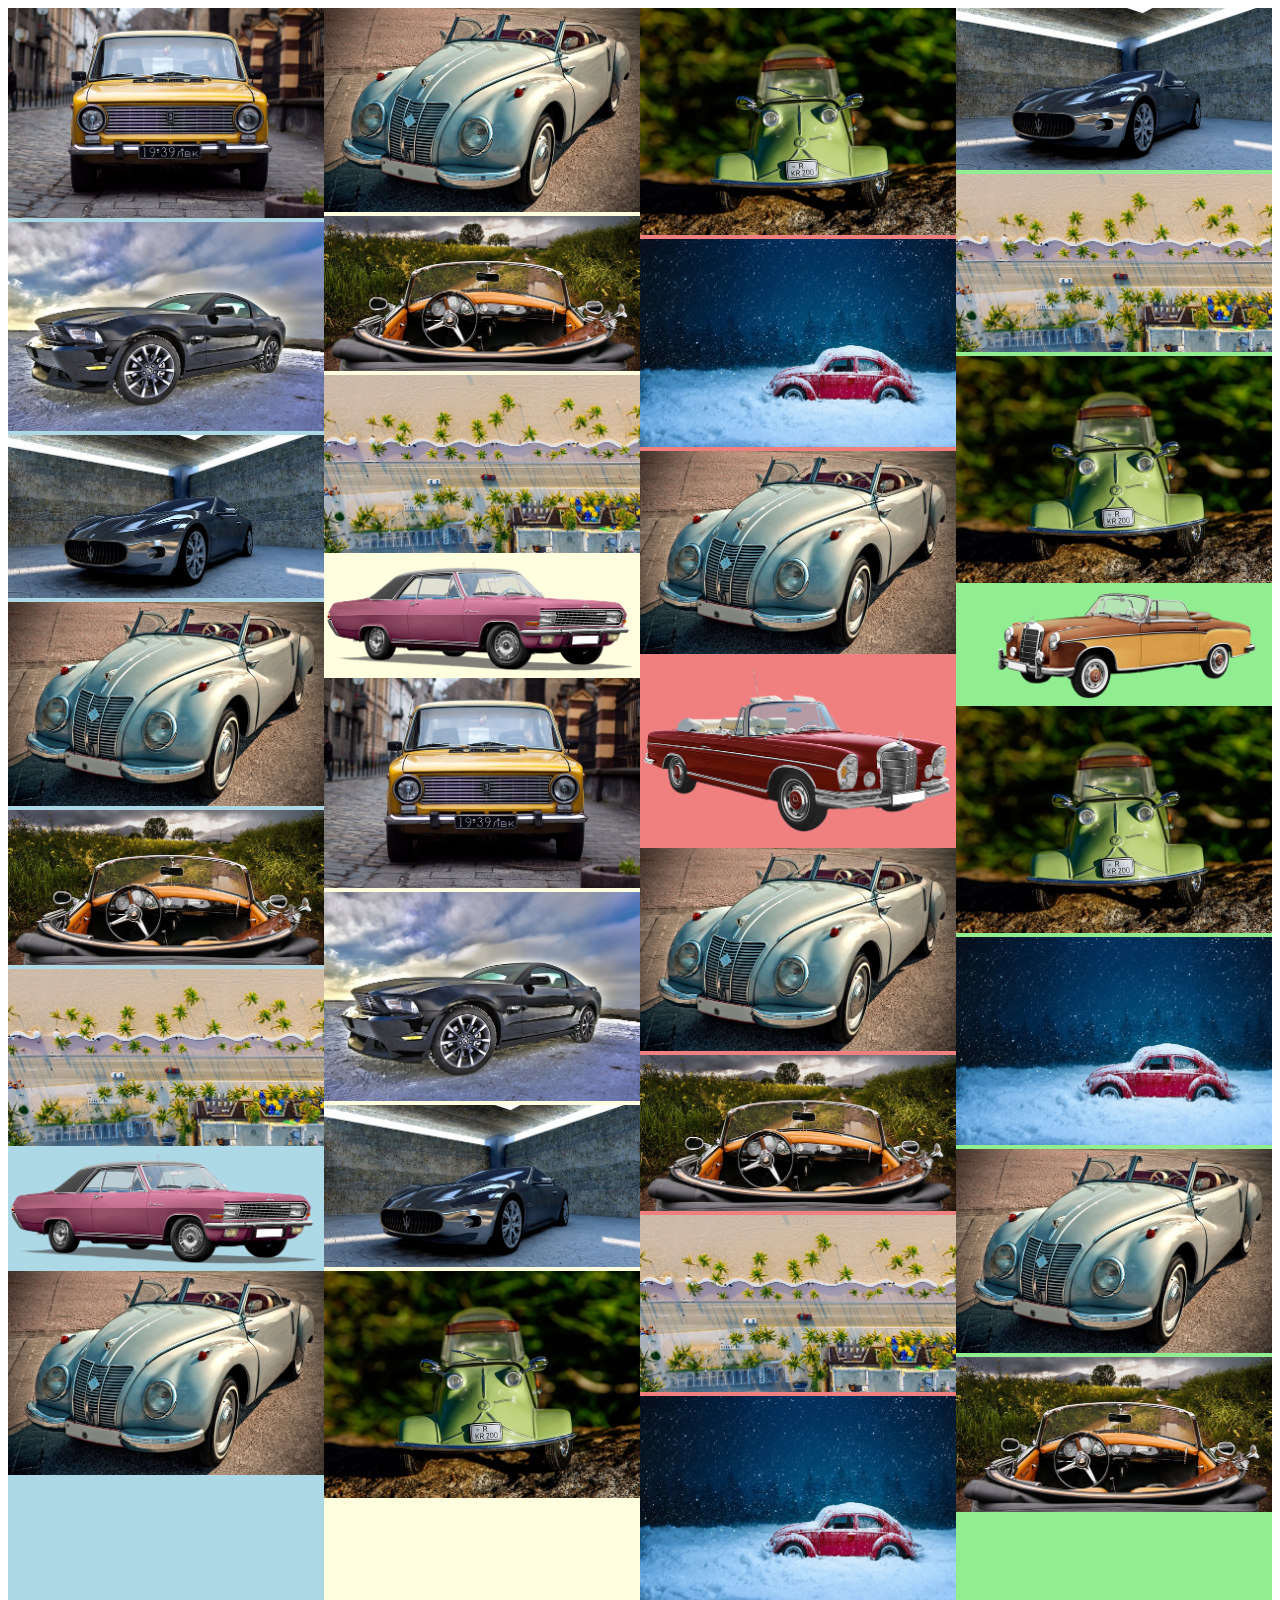
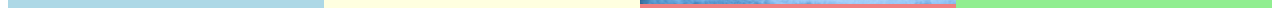
<file: Flex_PictureGallery/index.html>
<!DOCTYPE html>
<html>
    <head>
        <title>Flexbox</title>
        <meta name="viewport" content="width=device-width, initial-scale=1">
        <link rel="stylesheet" type="text/css" href="styling.css">
    </head>
    <body>

        <div class="container">
            <div class="column">
                <img src="images/car1.jpg">
                <img src="images/car2.jpg">
                <img src="images/car3.jpg">
                <img src="images/car7.jpg">
                <img src="images/car5.jpg">
                <img src="images/car6.jpg">
                <img src="images/car10.png">
                <img src="images/car7.jpg">
            </div>
            <div class="column">
                <img src="images/car7.jpg">
                <img src="images/car5.jpg">
                <img src="images/car6.jpg">
                <img src="images/car10.png">
                <img src="images/car1.jpg">
                <img src="images/car2.jpg">
                <img src="images/car3.jpg">
                <img src="images/car9.jpg">
            </div>
            <div class="column">
                <img src="images/car9.jpg">
                <img src="images/car8.jpg">
                <img src="images/car7.jpg">
                <img src="images/car12.png">
                <img src="images/car7.jpg">
                <img src="images/car5.jpg">
                <img src="images/car6.jpg">
                <img src="images/car8.jpg">
            </div>
            <div class="column">
                <img src="images/car3.jpg">
                <img src="images/car6.jpg">
                <img src="images/car9.jpg">
                <img src="images/car11.png">
                <img src="images/car9.jpg">
                <img src="images/car8.jpg">
                <img src="images/car7.jpg">
                <img src="images/car5.jpg">
            </div>

        </div>
    </body>
</html>
</file>
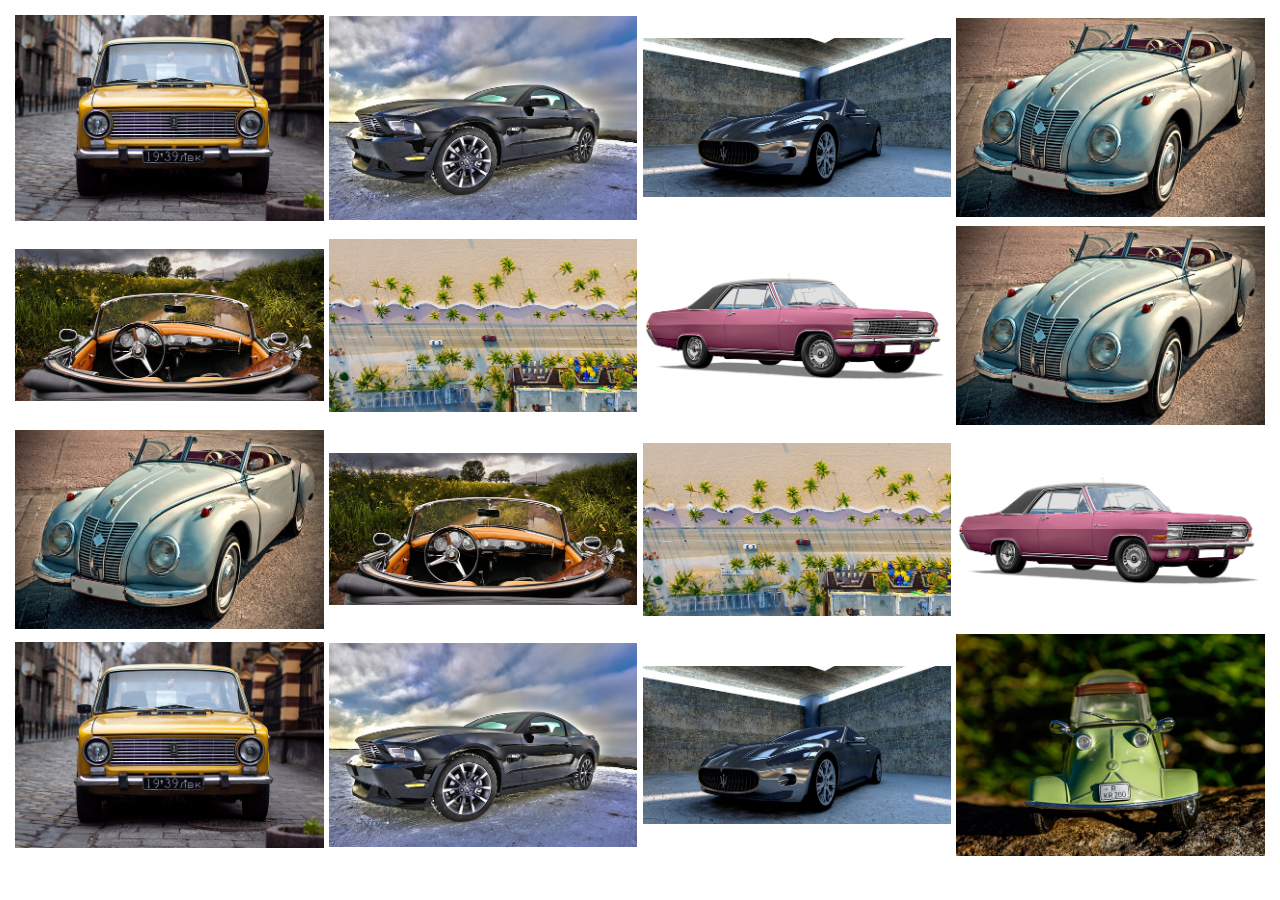
<file: FlexToGrid_PictureGallery/index.html>
<!DOCTYPE html>
<html>

<head>
    <title>Flexbox to Grid</title>
    <meta name="viewport" content="width=device-width, initial-scale=1">
    <link rel="stylesheet" type="text/css" href="styling.css">
</head>

<body>

    <div class="container">
        <img src="images/car1.jpg">
        <img src="images/car2.jpg">
        <img src="images/car3.jpg">
        <img src="images/car7.jpg">
        <img src="images/car5.jpg">
        <img src="images/car6.jpg">
        <img src="images/car10.png">
        <img src="images/car7.jpg">
        <img src="images/car7.jpg">
        <img src="images/car5.jpg">
        <img src="images/car6.jpg">
        <img src="images/car10.png">
        <img src="images/car1.jpg">
        <img src="images/car2.jpg">
        <img src="images/car3.jpg">
        <img src="images/car9.jpg">
    </div>
</body>

</html>
</file>
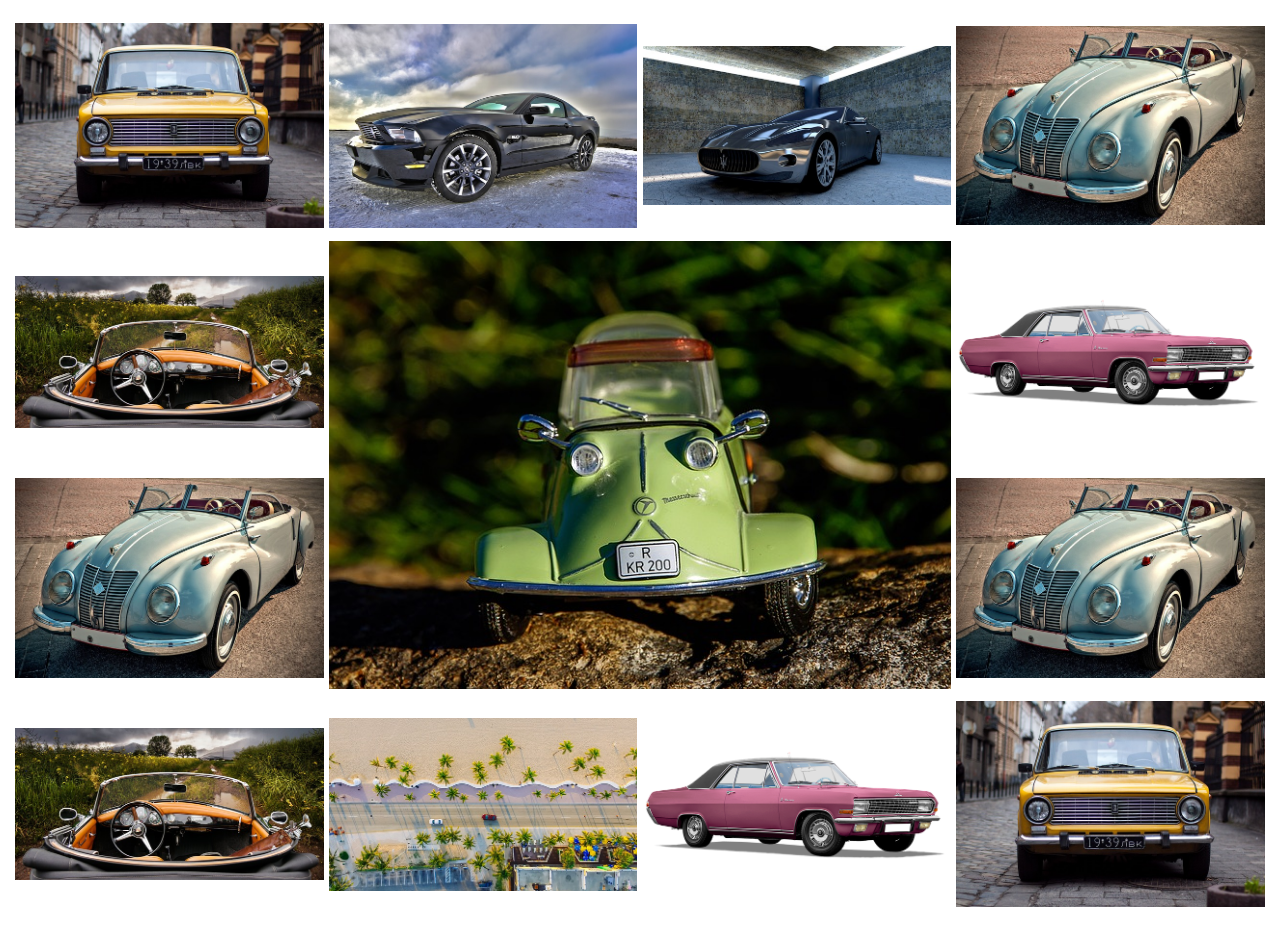
<file: Grid_ PictureGallery/index.html>
<!DOCTYPE html>
<html>

<head>
    <title>Imge Gallery - Grid</title>
    <meta name="viewport" content="width=device-width, initial-scale=1">
    <link rel="stylesheet" type="text/css" href="styling.css">
</head>

<body>
    <div class="container">
        <img src="images/car1.jpg">
        <img src="images/car2.jpg">
        <img src="images/car3.jpg">
        <img src="images/car7.jpg">
        <img src="images/car5.jpg">
        <img src="images/car9.jpg">
        <img src="images/car10.png">
        <img src="images/car7.jpg">
        <img src="images/car7.jpg">
        <img src="images/car5.jpg">
        <img src="images/car6.jpg">
        <img src="images/car10.png">
        <img src="images/car1.jpg">
</body>

</html>
</file>
<file: Flex_PictureGallery/styling.css>
/*Let's make sure that the dimensions of any box includes its border and padding, this gives us an easy way of sizing our elements*/
* {
  box-sizing: border-box;
}
/* convert container to flexbox */
.container {
  display: flex;
  flex-wrap: wrap;
}
/* color each column */
.column:nth-child(1) {
  background-color: lightblue;
}
.column:nth-child(2) {
  background-color: lightyellow;
}
.column:nth-child(3) {
  background-color: lightcoral;
}
.column:nth-child(4) {
  background-color: lightgreen;
}

/* occupies the column and wraps if the size is less than min-width */
.column {
  flex: 1;
  min-width: 300px;
}
/* set image size to 100% */
img {
  width: 100%;
}
</file>
<file: FlexToGrid_PictureGallery/styling.css>
/*Let's make sure that the dimensions of any box includes its border and padding, this gives us an easy way of sizing our elements*/
* {
  box-sizing: border-box;
}
/* convert container to flexbox */
.container {
  display: grid;
  grid-template-columns: repeat(auto-fill, minmax(300px, 1fr));
  padding: 7px;
  grid-gap: 5px;
  align-items: center;
}
/* set image size to max width */
.container > img {
  max-width: 100%;
}
</file>
<file: Grid_ PictureGallery/styling.css>
/*Let's make sure that the dimensions of any box includes its border and padding, this gives us an easy way of sizing our elements*/
* {
  box-sizing: border-box;
}
/* convert container to flexbox */
.container {
  display: grid;
  grid-template-columns: repeat(4, 1fr);
  grid-template-rows: repeat(4, 1fr);
  grid-template-areas:
    "a b c d"
    "e f g h"
    "i j k l"
    "m n o p";
  padding: 7px;
  grid-gap: 5px;
  align-items: center;
}
/* set image size to max width */
.container > img {
  max-width: 100%;
}

/* span or merge */
.container > img:nth-child(6) {
  /* grid-column: span 2; */
  /* grid-row: span 2; */
  grid-area: f/f/k/k;
}
</file>
